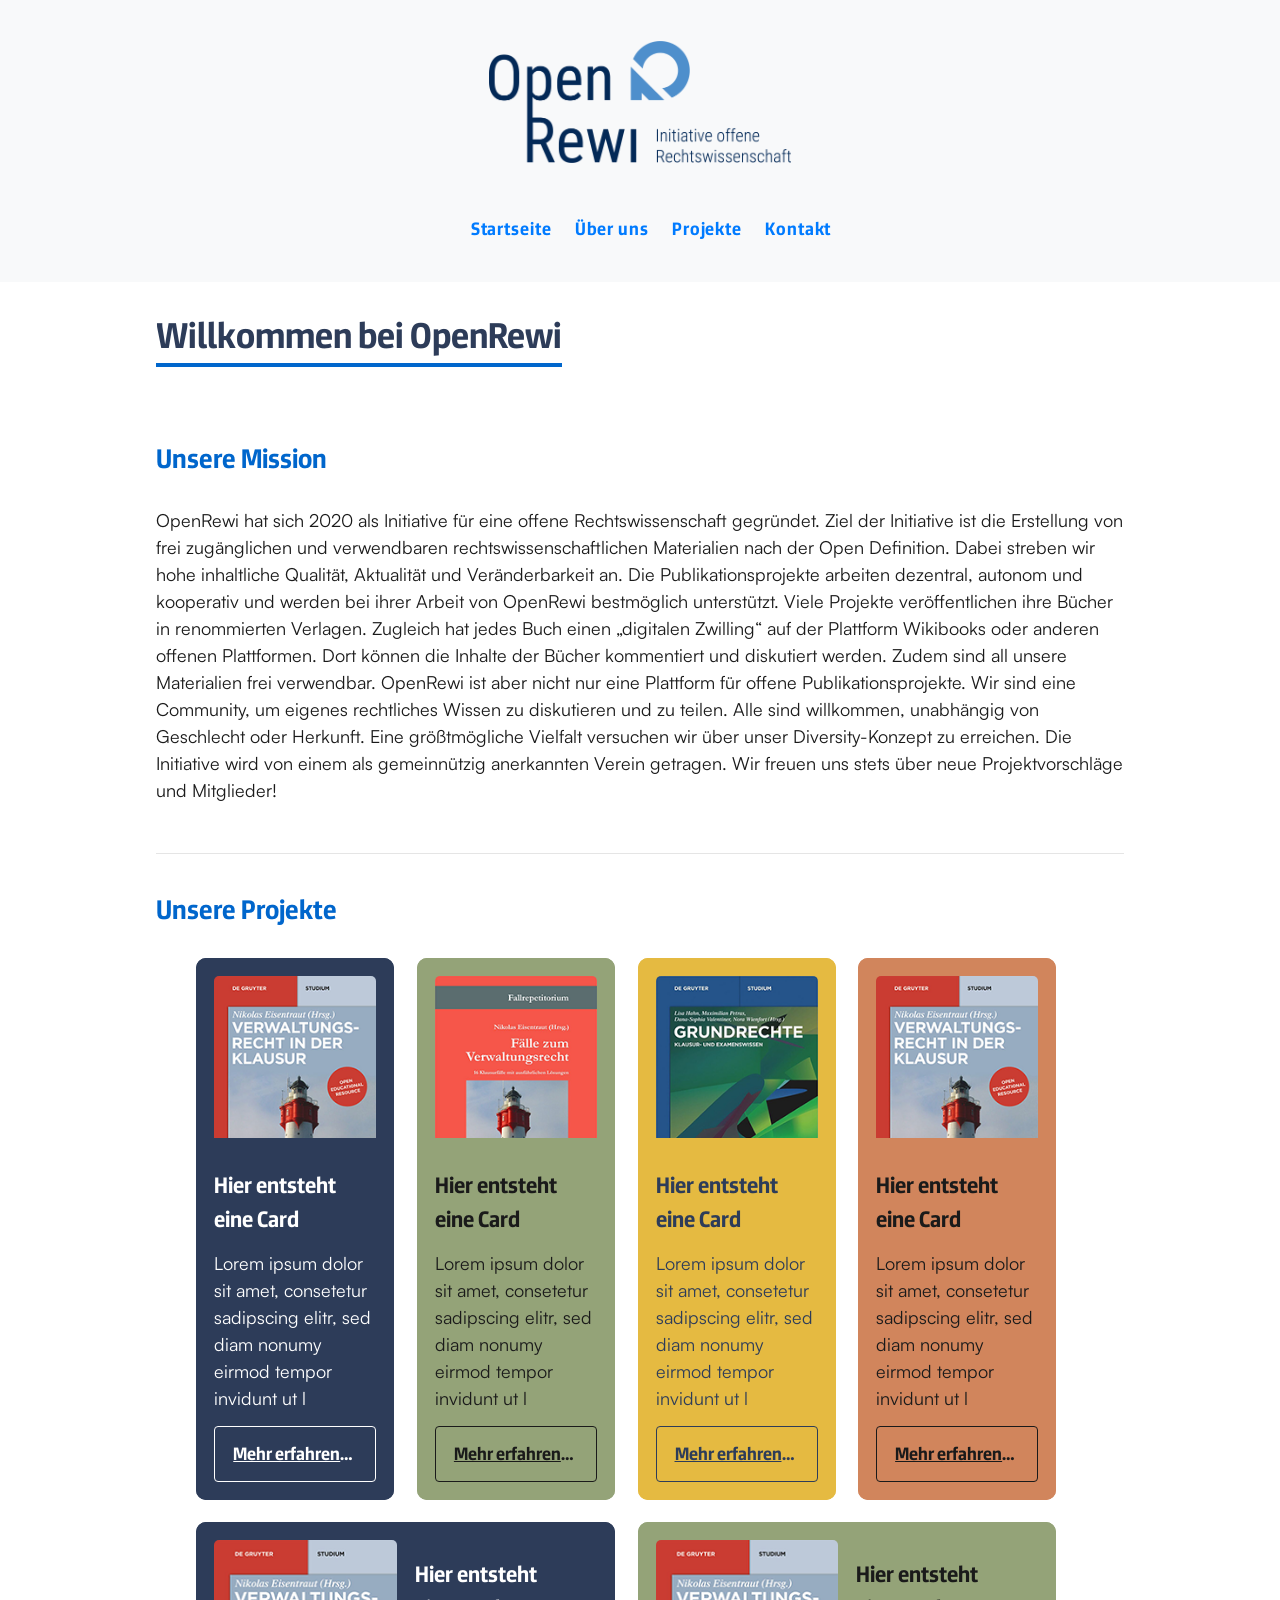
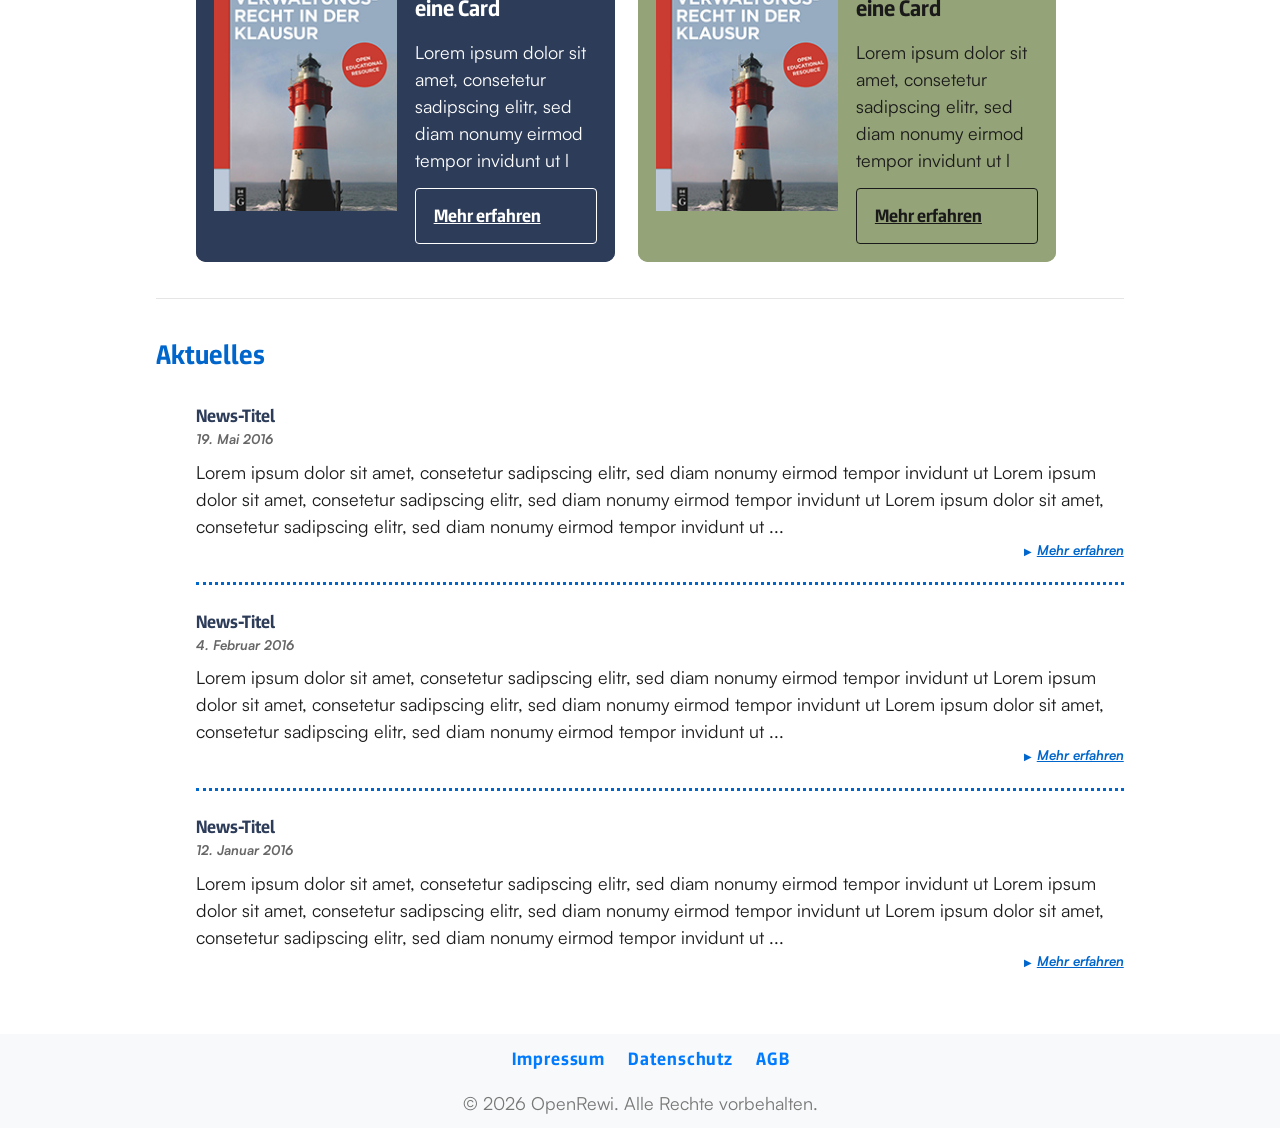
<file: index.html>
<!doctype html>
<!-- Language of the document -->
<html lang="de">
  <head>
    <!-- Character encoding for the document -->
    <meta charset="UTF-8" />

    <!-- Responsive design meta tag -->
    <meta name="viewport" content="width=device-width, initial-scale=1.0" />

    <!-- Hide page from search engines -->
    <meta name="robots" content="noindex, nofollow" />

    <!-- Meta tags for SEO -->
    <title>Open Rewi | Startseite</title>
    <meta
      name="description"
      content="Wir erstellen gemeinsam frei zugängliche hochwertige, aktuelle und veränderbare rechtswissenschaftliche Lehrmaterialien."
    />

    <!-- Social Media Meta Tags -->
    <meta
      property="og:title"
      content="OpenRewi – Initiative offene Rechtswissenschaft"
    />
    <meta
      property="og:description"
      content="Wir erstellen gemeinsam frei zugängliche hochwertige, aktuelle und veränderbare rechtswissenschaftliche Lehrmaterialien."
    />
    <meta
      property="og:image"
      content="https://openrewi.org/wp-content/uploads/2022/10/product_pages-1.jpg"
    />

    <!-- Favicon -->
    <link
      rel="icon"
      href="https://openrewi.org/wp-content/uploads/2025/07/cropped-OpenRewi-Logo_Favicon-32x32.png"
      sizes="32x32"
    />

    <!-- Stylesheets -->
    <link
      rel="stylesheet"
      href="https://meyerweb.com/eric/tools/css/reset/reset.css"
    />
    <link rel="stylesheet" href="/src/css/reset.css" />
    <link rel="stylesheet" href="/src/css/variables.css" />
    <link rel="stylesheet" href="/src/css/style.css" />
    <link rel="stylesheet" href="/src/css/layout.css" />
    <link rel="stylesheet" href="/src/css/grid.css" />
    <link rel="stylesheet" href="/src/css/typography.css" />
    <link rel="stylesheet" href="/src/css/theme.css" />
    <link rel="stylesheet" href="/src/css/card.css" />
    <link rel="stylesheet" href="/src/css/news.css" />
  </head>
  <body>
    <header class="or-header">
      <img
        src="/src/img/OpenRewi-Logo.png"
        alt="OpenRewi Logo"
        class="or-logo"
      />
      <nav class="or-nav" aria-label="Haupt-Navigation">
        <ul class="or-nav-list">
          <li class="or-nav-item"><a href="#">Startseite</a></li>
          <li class="or-nav-item"><a href="#">Über uns</a></li>
          <li class="or-nav-item"><a href="/projects.html">Projekte</a></li>
          <li class="or-nav-item"><a href="#">Kontakt</a></li>
        </ul>
      </nav>
    </header>
    <div class="or-template">
      <main class="or-main">
        <h1 class="or-main__title">Willkommen bei OpenRewi</h1>
        <section class="or-section" aria-label="Unsere Mission">
          <h2 class="or-section__title">Unsere Mission</h2>
          <div class="or-richtext">
            <p>
              OpenRewi hat sich 2020 als Initiative für eine offene
              Rechtswissenschaft gegründet. Ziel der Initiative ist die
              Erstellung von frei zugänglichen und verwendbaren
              rechtswissenschaftlichen Materialien nach der Open Definition.
              Dabei streben wir hohe inhaltliche Qualität, Aktualität und
              Veränderbarkeit an. Die Publikationsprojekte arbeiten dezentral,
              autonom und kooperativ und werden bei ihrer Arbeit von OpenRewi
              bestmöglich unterstützt. Viele Projekte veröffentlichen ihre
              Bücher in renommierten Verlagen. Zugleich hat jedes Buch einen
              „digitalen Zwilling“ auf der Plattform Wikibooks oder anderen
              offenen Plattformen. Dort können die Inhalte der Bücher
              kommentiert und diskutiert werden. Zudem sind all unsere
              Materialien frei verwendbar. OpenRewi ist aber nicht nur eine
              Plattform für offene Publikationsprojekte. Wir sind eine
              Community, um eigenes rechtliches Wissen zu diskutieren und zu
              teilen. Alle sind willkommen, unabhängig von Geschlecht oder
              Herkunft. Eine größtmögliche Vielfalt versuchen wir über unser
              Diversity-Konzept zu erreichen. Die Initiative wird von einem als
              gemeinnützig anerkannten Verein getragen. Wir freuen uns stets
              über neue Projektvorschläge und Mitglieder!
            </p>
          </div>
        </section>
        <section class="or-section" aria-label="Unsere Projekte">
          <h2 class="or-section__title">Unsere Projekte</h2>
          <ul class="or-grid__container">
            <li
              class="or-card or-grid__item or-grid__item--1"
              data-theme="primary"
            >
              <picture class="or-card__picture">
                <source
                  media="(min-width:769px)"
                  srcset="/src/img/product-1-186.png"
                />
                <source
                  media="(min-width:481px)"
                  srcset="/src/img/product-1-320.png"
                />
                <img
                  src="/src/img/product-1-406.png"
                  class="or-card__img"
                  alt=""
                />
              </picture>
              <h3 class="or-card__title">Hier entsteht eine Card</h3>
              <p class="or-card__desc">
                Lorem ipsum dolor sit amet, consetetur sadipscing elitr, sed
                diam nonumy eirmod tempor invidunt ut l
              </p>
              <a href="#" class="or-card__link">Mehr erfahren</a>
            </li>
            <li
              class="or-card or-grid__item or-grid__item--1"
              data-theme="secondary"
            >
              <picture class="or-card__picture">
                <source
                  media="(min-width:769px)"
                  srcset="/src/img/product-2-186.png"
                />
                <source
                  media="(min-width:481px)"
                  srcset="/src/img/product-2-320.png"
                />
                <img
                  src="/src/img/product-2-406.png"
                  class="or-card__img"
                  alt=""
                />
              </picture>
              <h3 class="or-card__title">Hier entsteht eine Card</h3>
              <p class="or-card__desc">
                Lorem ipsum dolor sit amet, consetetur sadipscing elitr, sed
                diam nonumy eirmod tempor invidunt ut l
              </p>
              <a href="#" class="or-card__link">Mehr erfahren</a>
            </li>
            <li
              class="or-card or-grid__item or-grid__item--1"
              data-theme="tertiary"
            >
              <picture class="or-card__picture">
                <source
                  media="(min-width:769px)"
                  srcset="/src/img/product-3-186.png"
                />
                <source
                  media="(min-width:481px)"
                  srcset="/src/img/product-3-320.png"
                />
                <img
                  src="/src/img/product-3-406.png"
                  class="or-card__img"
                  alt=""
                />
              </picture>
              <h3 class="or-card__title">Hier entsteht eine Card</h3>
              <p class="or-card__desc">
                Lorem ipsum dolor sit amet, consetetur sadipscing elitr, sed
                diam nonumy eirmod tempor invidunt ut l
              </p>
              <a href="#" class="or-card__link">Mehr erfahren</a>
            </li>
            <li
              class="or-card or-grid__item or-grid__item--1"
              data-theme="quaternary"
            >
              <picture class="or-card__picture">
                <source
                  media="(min-width:769px)"
                  srcset="/src/img/product-1-186.png"
                />
                <source
                  media="(min-width:481px)"
                  srcset="/src/img/product-1-320.png"
                />
                <img
                  src="/src/img/product-1-406.png"
                  class="or-card__img"
                  alt=""
                />
              </picture>
              <h3 class="or-card__title">Hier entsteht eine Card</h3>
              <p class="or-card__desc">
                Lorem ipsum dolor sit amet, consetetur sadipscing elitr, sed
                diam nonumy eirmod tempor invidunt ut l
              </p>
              <a href="#" class="or-card__link">Mehr erfahren</a>
            </li>
            <li
              class="or-card or-grid__item or-grid__item--2"
              data-theme="primary"
            >
              <picture class="or-card__picture">
                <source
                  media="(min-width:769px)"
                  srcset="/src/img/product-1-186.png"
                />
                <source
                  media="(min-width:481px)"
                  srcset="/src/img/product-1-320.png"
                />
                <img
                  src="/src/img/product-1-406.png"
                  class="or-card__img"
                  alt=""
                />
              </picture>
              <h3 class="or-card__title">Hier entsteht eine Card</h3>
              <p class="or-card__desc">
                Lorem ipsum dolor sit amet, consetetur sadipscing elitr, sed
                diam nonumy eirmod tempor invidunt ut l
              </p>
              <a href="#" class="or-card__link">Mehr erfahren</a>
            </li>
            <li
              class="or-card or-grid__item or-grid__item--2"
              data-theme="secondary"
            >
              <picture class="or-card__picture">
                <source
                  media="(min-width:769px)"
                  srcset="/src/img/product-1-186.png"
                />
                <source
                  media="(min-width:481px)"
                  srcset="/src/img/product-1-320.png"
                />
                <img
                  src="/src/img/product-1-406.png"
                  class="or-card__img"
                  alt=""
                />
              </picture>
              <h3 class="or-card__title">Hier entsteht eine Card</h3>
              <p class="or-card__desc">
                Lorem ipsum dolor sit amet, consetetur sadipscing elitr, sed
                diam nonumy eirmod tempor invidunt ut l
              </p>
              <a href="#" class="or-card__link">Mehr erfahren</a>
            </li>
          </ul>
        </section>
        <section class="or-section" aria-label="Aktuelles">
          <h2 class="or-section__title">Aktuelles</h2>
          <ul>
            <li class="or-news">
              <h3 class="or-news__title">News-Titel</h3>
              <time datetime="2026-05-19" class="or-news__date"
                >19. Mai 2016</time
              >
              <p class="or-news__desc">
                Lorem ipsum dolor sit amet, consetetur sadipscing elitr, sed
                diam nonumy eirmod tempor invidunt ut Lorem ipsum dolor sit
                amet, consetetur sadipscing elitr, sed diam nonumy eirmod tempor
                invidunt ut Lorem ipsum dolor sit amet, consetetur sadipscing
                elitr, sed diam nonumy eirmod tempor invidunt ut ...
              </p>
              <a href="#" class="or-news__link">Mehr erfahren</a>
            </li>
            <li class="or-news">
              <h3 class="or-news__title">News-Titel</h3>
              <time datetime="2026-02-04" class="or-news__date"
                >4. Februar 2016</time
              >
              <p class="or-news__desc">
                Lorem ipsum dolor sit amet, consetetur sadipscing elitr, sed
                diam nonumy eirmod tempor invidunt ut Lorem ipsum dolor sit
                amet, consetetur sadipscing elitr, sed diam nonumy eirmod tempor
                invidunt ut Lorem ipsum dolor sit amet, consetetur sadipscing
                elitr, sed diam nonumy eirmod tempor invidunt ut ...
              </p>
              <a href="#" class="or-news__link">Mehr erfahren</a>
            </li>
            <li class="or-news">
              <h3 class="or-news__title">News-Titel</h3>
              <time datetime="2026-01-12" class="or-news__date"
                >12. Januar 2016</time
              >
              <p class="or-news__desc">
                Lorem ipsum dolor sit amet, consetetur sadipscing elitr, sed
                diam nonumy eirmod tempor invidunt ut Lorem ipsum dolor sit
                amet, consetetur sadipscing elitr, sed diam nonumy eirmod tempor
                invidunt ut Lorem ipsum dolor sit amet, consetetur sadipscing
                elitr, sed diam nonumy eirmod tempor invidunt ut ...
              </p>
              <a href="#" class="or-news__link">Mehr erfahren</a>
            </li>
          </ul>
        </section>
      </main>
    </div>
    <footer class="or-footer">
      <nav class="or-footer-nav" aria-label="Footer-Navigation">
        <ul class="or-nav-list">
          <li class="or-nav-item"><a href="/impressum.html">Impressum</a></li>
          <li class="or-nav-item"><a href="#">Datenschutz</a></li>
          <li class="or-nav-item"><a href="#">AGB</a></li>
        </ul>
      </nav>
      <p>&copy; 2026 OpenRewi. Alle Rechte vorbehalten.</p>
    </footer>
  </body>
</html>
</file>
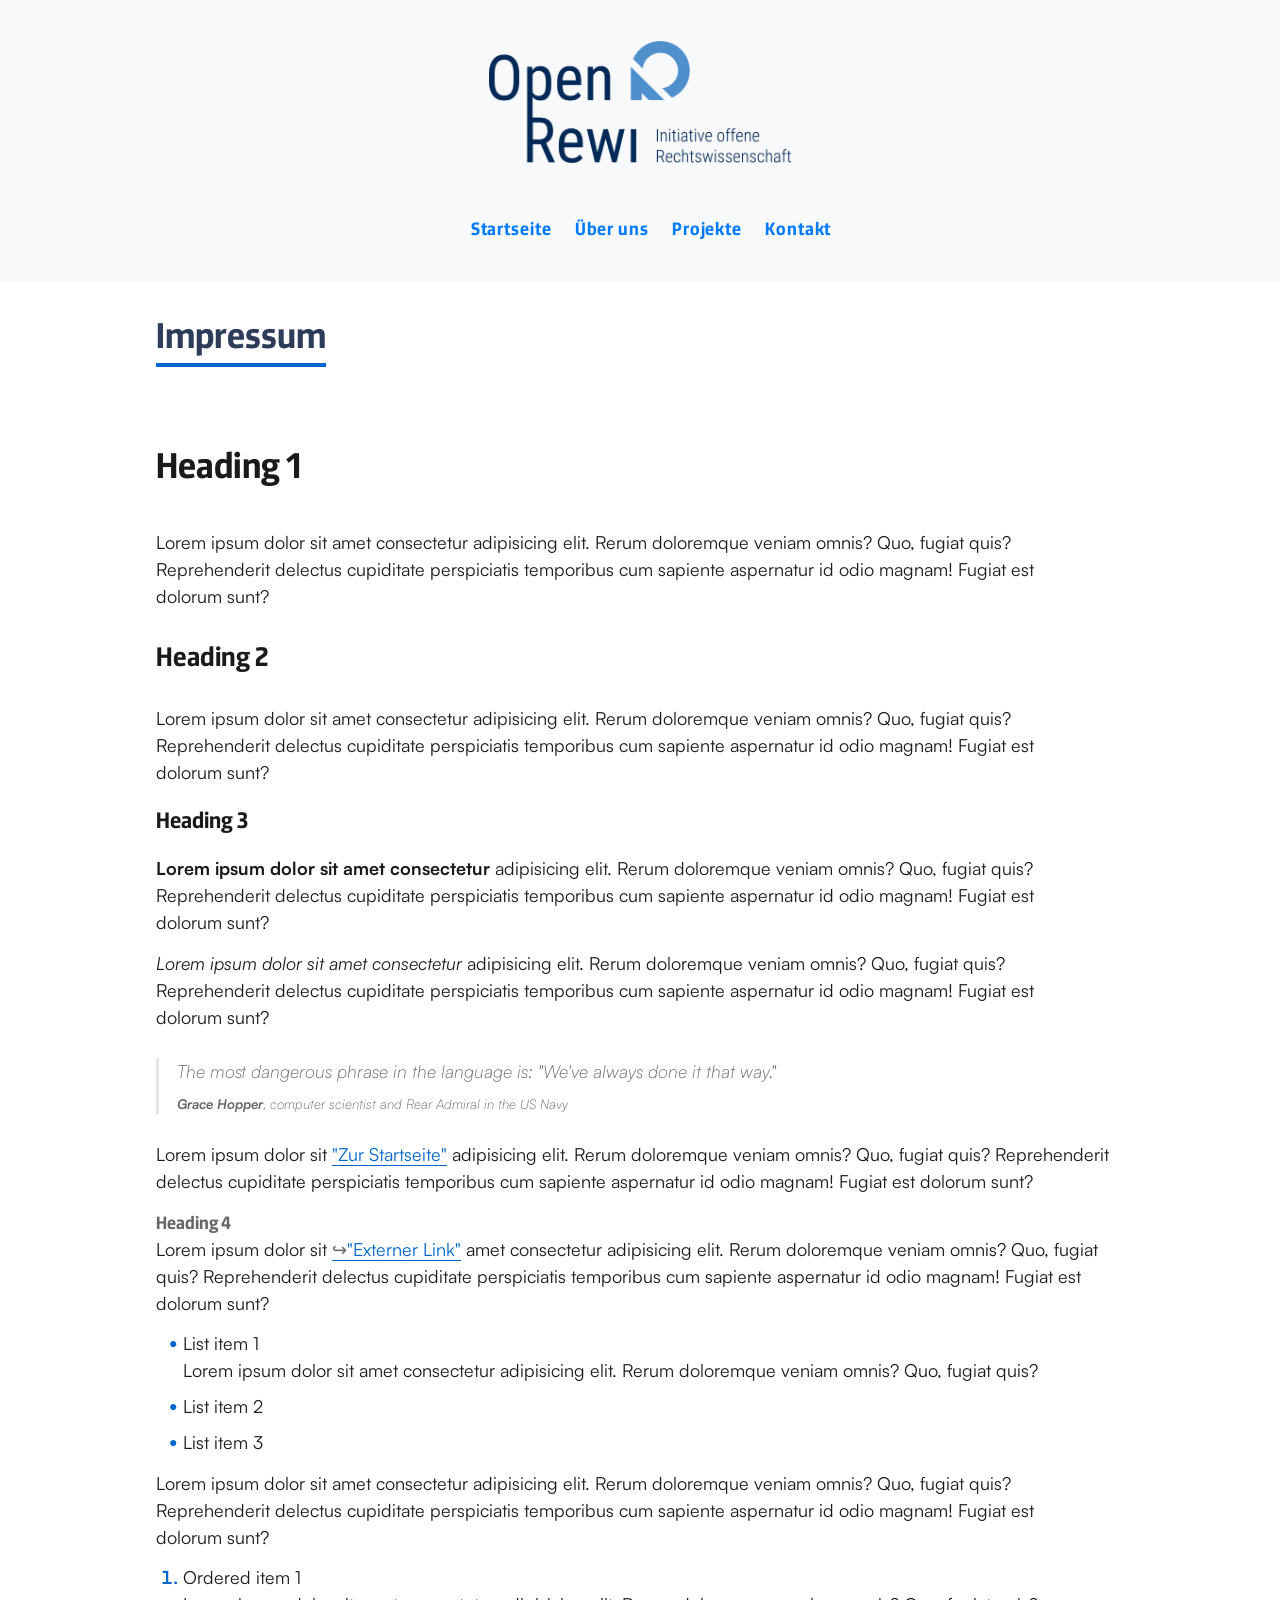
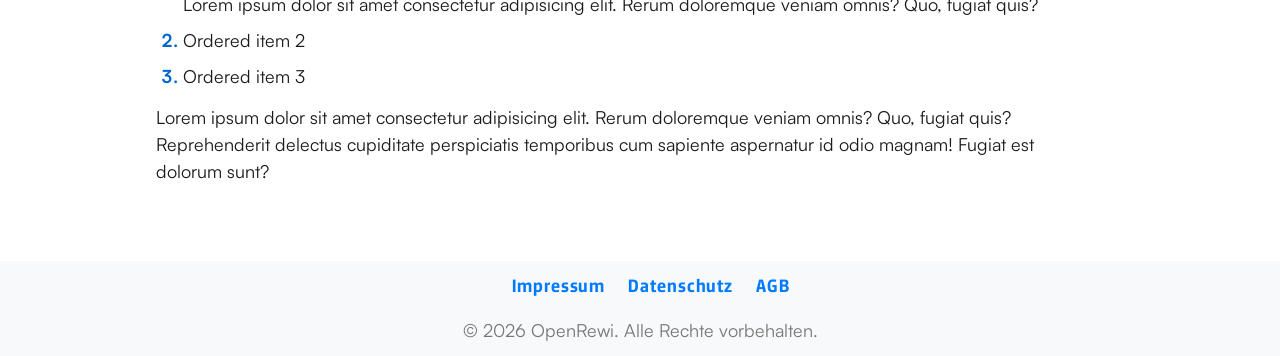
<file: impressum.html>
<!doctype html>
<!-- Language of the document -->
<html lang="de">
  <head>
    <!-- Character encoding for the document -->
    <meta charset="UTF-8" />

    <!-- Responsive design meta tag -->
    <meta name="viewport" content="width=device-width, initial-scale=1.0" />

    <!-- Hide page from search engines -->
    <meta name="robots" content="noindex, nofollow" />

    <!-- Meta tags for SEO -->
    <title>Open Rewi | Impressum</title>
    <meta
      name="description"
      content="Wir erstellen gemeinsam frei zugängliche hochwertige, aktuelle und veränderbare rechtswissenschaftliche Lehrmaterialien."
    />

    <!-- Social Media Meta Tags -->
    <meta
      property="og:title"
      content="OpenRewi – Initiative offene Rechtswissenschaft"
    />
    <meta
      property="og:description"
      content="Wir erstellen gemeinsam frei zugängliche hochwertige, aktuelle und veränderbare rechtswissenschaftliche Lehrmaterialien."
    />
    <meta
      property="og:image"
      content="https://openrewi.org/wp-content/uploads/2022/10/product_pages-1.jpg"
    />

    <!-- Favicon -->
    <link
      rel="icon"
      href="https://openrewi.org/wp-content/uploads/2025/07/cropped-OpenRewi-Logo_Favicon-32x32.png"
      sizes="32x32"
    />

    <!-- Stylesheets -->
    <link
      rel="stylesheet"
      href="https://meyerweb.com/eric/tools/css/reset/reset.css"
    />
    <link rel="stylesheet" href="/src/css/reset.css" />
    <link rel="stylesheet" href="/src/css/variables.css" />
    <link rel="stylesheet" href="/src/css/typography.css" />
    <link rel="stylesheet" href="/src/css/layout.css" />
    <link rel="stylesheet" href="/src/css/grid.css" />
    <link rel="stylesheet" href="/src/css/style.css" />
    <link rel="stylesheet" href="/src/css/theme.css" />
    <link rel="stylesheet" href="/src/css/card.css" />
    <link rel="stylesheet" href="/src/css/news.css" />
  </head>
  <body>
    <header class="or-header">
      <a href="index.html" class="or-logo">
        <img src="/src/img/OpenRewi-Logo.png" alt="OpenRewi Logo" />
      </a>
      <nav class="or-nav" aria-label="Haupt-Navigation">
        <ul class="or-nav-list">
          <li class="or-nav-item"><a href="/index.html">Startseite</a></li>
          <li class="or-nav-item"><a href="#">Über uns</a></li>
          <li class="or-nav-item"><a href="/projects.html">Projekte</a></li>
          <li class="or-nav-item"><a href="#">Kontakt</a></li>
        </ul>
      </nav>
    </header>
    <div class="or-template">
      <main class="or-main">
        <h1 class="or-main__title">Impressum</h1>
        <section class="or-section" aria-label="Impressum">
          <div class="or-richtext">
            <h1>Heading 1</h1>
            <p>
              Lorem ipsum dolor sit amet consectetur adipisicing elit. Rerum
              doloremque veniam omnis? Quo, fugiat quis? Reprehenderit delectus
              cupiditate perspiciatis temporibus cum sapiente aspernatur id odio
              magnam! Fugiat est dolorum sunt?
            </p>
            <h2>Heading 2</h2>
            <p>
              Lorem ipsum dolor sit amet consectetur adipisicing elit. Rerum
              doloremque veniam omnis? Quo, fugiat quis? Reprehenderit delectus
              cupiditate perspiciatis temporibus cum sapiente aspernatur id odio
              magnam! Fugiat est dolorum sunt?
            </p>
            <h3>Heading 3</h3>
            <p>
              <strong>Lorem ipsum dolor sit amet consectetur</strong>
              adipisicing elit. Rerum doloremque veniam omnis? Quo, fugiat quis?
              Reprehenderit delectus cupiditate perspiciatis temporibus cum
              sapiente aspernatur id odio magnam! Fugiat est dolorum sunt?
            </p>
            <p>
              <em>Lorem ipsum dolor sit amet consectetur</em> adipisicing elit.
              Rerum doloremque veniam omnis? Quo, fugiat quis? Reprehenderit
              delectus cupiditate perspiciatis temporibus cum sapiente
              aspernatur id odio magnam! Fugiat est dolorum sunt?
            </p>
            <blockquote>
              <p>
                The most dangerous phrase in the language is: "We've always done
                it that way."
              </p>
              <small
                ><strong>Grace Hopper</strong>, computer scientist and Rear
                Admiral in the US Navy</small
              >
            </blockquote>
            <p>
              Lorem ipsum dolor sit
              <a href="index.html" target="_self">"Zur Startseite"</a>
              adipisicing elit. Rerum doloremque veniam omnis? Quo, fugiat quis?
              Reprehenderit delectus cupiditate perspiciatis temporibus cum
              sapiente aspernatur id odio magnam! Fugiat est dolorum sunt?
            </p>
            <h4>Heading 4</h4>
            <p>
              Lorem ipsum dolor sit
              <a href="index.html" target="_blank">"Externer Link"</a> amet
              consectetur adipisicing elit. Rerum doloremque veniam omnis? Quo,
              fugiat quis? Reprehenderit delectus cupiditate perspiciatis
              temporibus cum sapiente aspernatur id odio magnam! Fugiat est
              dolorum sunt?
            </p>
            <ul>
              <li>
                List item 1<br />Lorem ipsum dolor sit amet consectetur
                adipisicing elit. Rerum doloremque veniam omnis? Quo, fugiat
                quis?
              </li>
              <li>List item 2</li>
              <li>List item 3</li>
            </ul>
            <p>
              Lorem ipsum dolor sit amet consectetur adipisicing elit. Rerum
              doloremque veniam omnis? Quo, fugiat quis? Reprehenderit delectus
              cupiditate perspiciatis temporibus cum sapiente aspernatur id odio
              magnam! Fugiat est dolorum sunt?
            </p>
            <ol>
              <li>
                Ordered item 1<br />Lorem ipsum dolor sit amet consectetur
                adipisicing elit. Rerum doloremque veniam omnis? Quo, fugiat
                quis?
              </li>
              <li>Ordered item 2</li>
              <li>Ordered item 3</li>
            </ol>
            <p>
              Lorem ipsum dolor sit amet consectetur adipisicing elit. Rerum
              doloremque veniam omnis? Quo, fugiat quis? Reprehenderit delectus
              cupiditate perspiciatis temporibus cum sapiente aspernatur id odio
              magnam! Fugiat est dolorum sunt?
            </p>
          </div>
        </section>
      </main>
    </div>
    <footer class="or-footer">
      <nav class="or-footer-nav" aria-label="Footer-Navigation">
        <ul class="or-nav-list">
          <li class="or-nav-item"><a href="#">Impressum</a></li>
          <li class="or-nav-item"><a href="#">Datenschutz</a></li>
          <li class="or-nav-item"><a href="#">AGB</a></li>
        </ul>
      </nav>
      <p>&copy; 2026 OpenRewi. Alle Rechte vorbehalten.</p>
    </footer>
  </body>
</html>
</file>
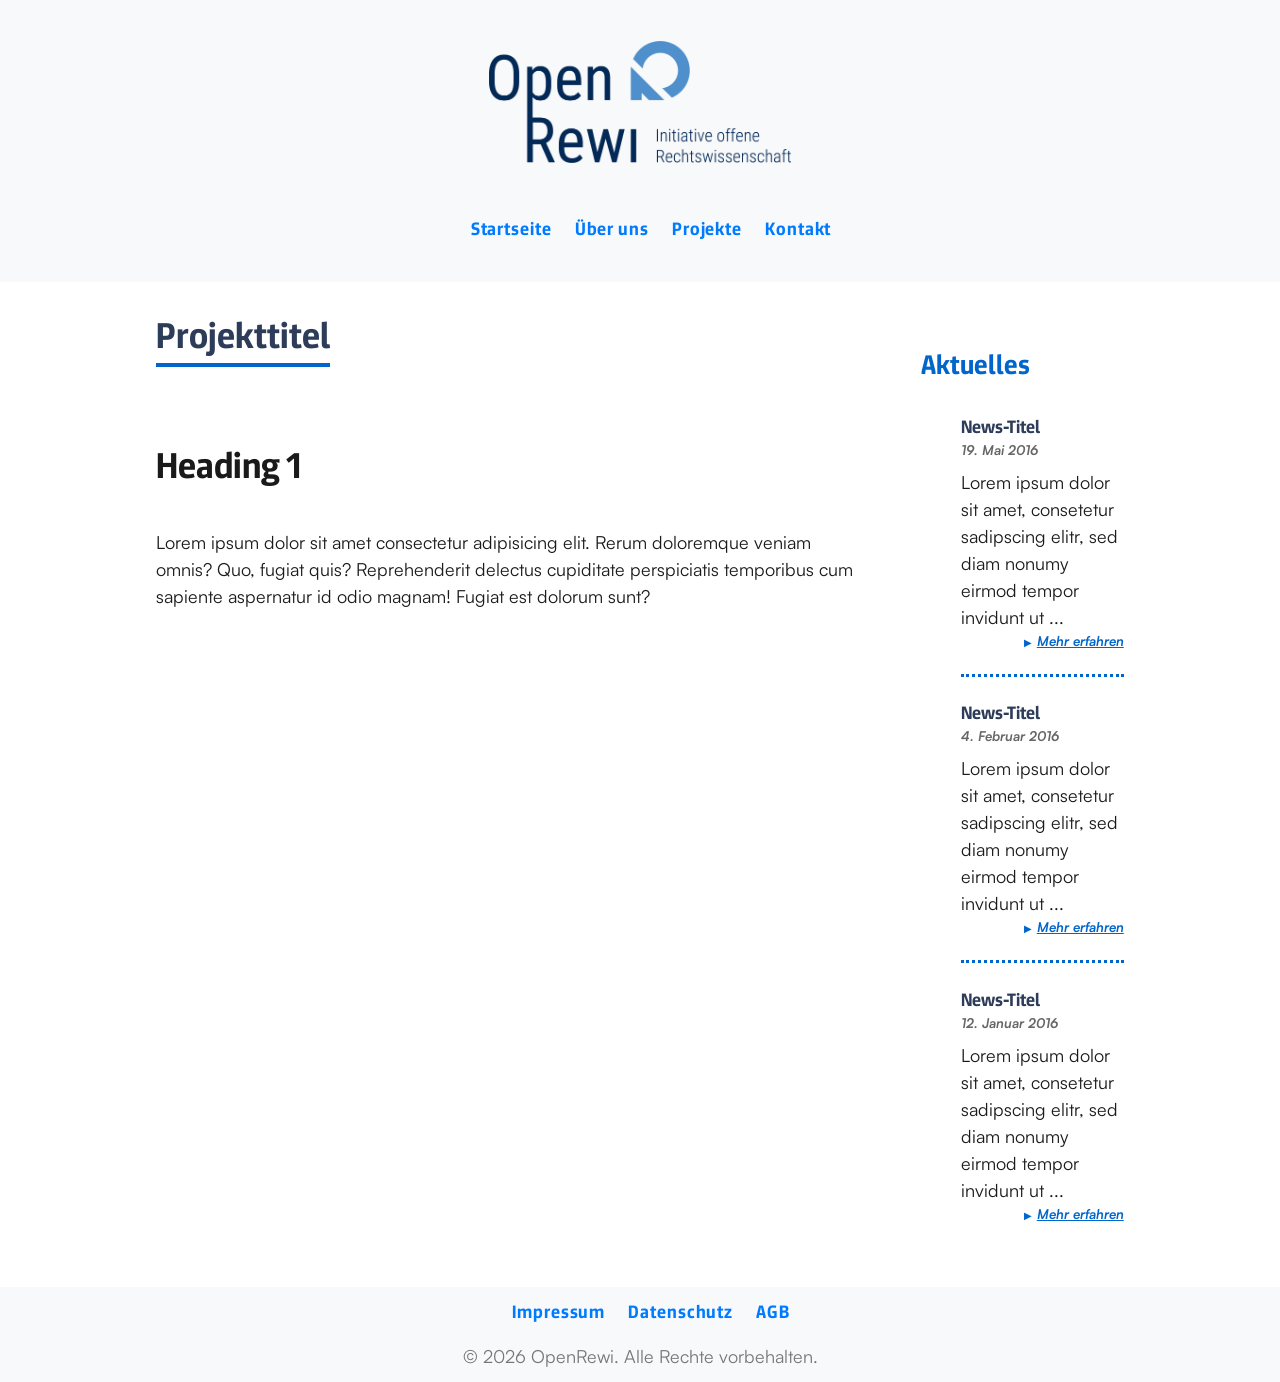
<file: projects.html>
<!doctype html>
<!-- Language of the document -->
<html lang="de">
  <head>
    <!-- Character encoding for the document -->
    <meta charset="UTF-8" />

    <!-- Responsive design meta tag -->
    <meta name="viewport" content="width=device-width, initial-scale=1.0" />

    <!-- Hide page from search engines -->
    <meta name="robots" content="noindex, nofollow" />

    <!-- Meta tags for SEO -->
    <title>Open Rewi | Projekt</title>
    <meta
      name="description"
      content="Wir erstellen gemeinsam frei zugängliche hochwertige, aktuelle und veränderbare rechtswissenschaftliche Lehrmaterialien."
    />

    <!-- Social Media Meta Tags -->
    <meta
      property="og:title"
      content="OpenRewi – Initiative offene Rechtswissenschaft"
    />
    <meta
      property="og:description"
      content="Wir erstellen gemeinsam frei zugängliche hochwertige, aktuelle und veränderbare rechtswissenschaftliche Lehrmaterialien."
    />
    <meta
      property="og:image"
      content="https://openrewi.org/wp-content/uploads/2022/10/product_pages-1.jpg"
    />

    <!-- Favicon -->
    <link
      rel="icon"
      href="https://openrewi.org/wp-content/uploads/2025/07/cropped-OpenRewi-Logo_Favicon-32x32.png"
      sizes="32x32"
    />

    <!-- Stylesheets -->
    <link
      rel="stylesheet"
      href="https://meyerweb.com/eric/tools/css/reset/reset.css"
    />
    <link rel="stylesheet" href="/src/css/reset.css" />
    <link rel="stylesheet" href="/src/css/variables.css" />
    <link rel="stylesheet" href="/src/css/typography.css" />
    <link rel="stylesheet" href="/src/css/layout.css" />
    <link rel="stylesheet" href="/src/css/grid.css" />
    <link rel="stylesheet" href="/src/css/style.css" />
    <link rel="stylesheet" href="/src/css/theme.css" />
    <link rel="stylesheet" href="/src/css/card.css" />
    <link rel="stylesheet" href="/src/css/news.css" />
  </head>
  <body>
    <header class="or-header">
      <a href="index.html" class="or-logo">
        <img src="/src/img/OpenRewi-Logo.png" alt="OpenRewi Logo" />
      </a>
      <nav class="or-nav" aria-label="Haupt-Navigation">
        <ul class="or-nav-list">
          <li class="or-nav-item"><a href="index.html">Startseite</a></li>
          <li class="or-nav-item"><a href="#">Über uns</a></li>
          <li class="or-nav-item"><a href="#">Projekte</a></li>
          <li class="or-nav-item"><a href="#">Kontakt</a></li>
        </ul>
      </nav>
    </header>
    <div class="or-template or-template--aside">
      <main class="or-main">
        <h1 class="or-main__title">Projekttitel</h1>
        <section class="or-section" aria-label="Projekttitel">
          <div class="or-richtext">
            <h1>Heading 1</h1>
            <p>
              Lorem ipsum dolor sit amet consectetur adipisicing elit. Rerum
              doloremque veniam omnis? Quo, fugiat quis? Reprehenderit delectus
              cupiditate perspiciatis temporibus cum sapiente aspernatur id odio
              magnam! Fugiat est dolorum sunt?
            </p>
          </div>
        </section>
      </main>
      <aside class="or-aside">
        <section class="or-section" aria-label="Aktuelles">
          <h2 class="or-section__title">Aktuelles</h2>
          <ul>
            <li class="or-news">
              <h3 class="or-news__title">News-Titel</h3>
              <time datetime="2026-05-19" class="or-news__date"
                >19. Mai 2016</time
              >
              <p class="or-news__desc">
                Lorem ipsum dolor sit amet, consetetur sadipscing elitr, sed
                diam nonumy eirmod tempor invidunt ut ...
              </p>
              <a href="#" class="or-news__link">Mehr erfahren</a>
            </li>
            <li class="or-news">
              <h3 class="or-news__title">News-Titel</h3>
              <time datetime="2026-02-04" class="or-news__date"
                >4. Februar 2016</time
              >
              <p class="or-news__desc">
                Lorem ipsum dolor sit amet, consetetur sadipscing elitr, sed
                diam nonumy eirmod tempor invidunt ut ...
              </p>
              <a href="#" class="or-news__link">Mehr erfahren</a>
            </li>
            <li class="or-news">
              <h3 class="or-news__title">News-Titel</h3>
              <time datetime="2026-01-12" class="or-news__date"
                >12. Januar 2016</time
              >
              <p class="or-news__desc">
                Lorem ipsum dolor sit amet, consetetur sadipscing elitr, sed
                diam nonumy eirmod tempor invidunt ut ...
              </p>
              <a href="#" class="or-news__link">Mehr erfahren</a>
            </li>
          </ul>
        </section>
      </aside>
    </div>
    <footer class="or-footer">
      <nav class="or-footer-nav" aria-label="Footer-Navigation">
        <ul class="or-nav-list">
          <li class="or-nav-item"><a href="impressum.html">Impressum</a></li>
          <li class="or-nav-item"><a href="#">Datenschutz</a></li>
          <li class="or-nav-item"><a href="#">AGB</a></li>
        </ul>
      </nav>
      <p>&copy; 2026 OpenRewi. Alle Rechte vorbehalten.</p>
    </footer>
  </body>
</html>
</file>
<file: src/css/variables.css>
:root {
  /* =========================
    TYPOGRAPHY
========================= */
  /* Fonts */
  --font-regular:
    SatoshiRegular, Avenir, Montserrat, Corbel, "URW Gothic", source-sans-pro,
    sans-serif;
  --font-italic:
    SatoshiItalic, Avenir, Montserrat, Corbel, "URW Gothic", source-sans-pro,
    sans-serif;
  --font-light-italic:
    SatoshiLightItalic, Avenir, Montserrat, Corbel, "URW Gothic",
    source-sans-pro, sans-serif;
  --font-bold:
    SatoshiBold, Avenir, Montserrat, Corbel, "URW Gothic", source-sans-pro,
    sans-serif;
  --font-bold-italic:
    SatoshiBoldItalic, Avenir, Montserrat, Corbel, "URW Gothic",
    source-sans-pro, sans-serif;
  --font-cond-bold: ExposeBold, "Times New Roman", serif;

  /* Font Sizes (modular scale) */
  --font-xs: 0.5rem; /* 8px */
  --font-s: 0.75rem; /* 12px */
  --font-m: 1rem; /* 16px */
  --font-l: 1.25rem; /* 20px */
  --font-xl: 1.5rem; /* 24px */
  --font-xxl: 2rem; /* 32px */

  /* =========================
    SPACES
========================= */
  --space-xxs: 0.25rem; /* 4px */
  --space-xs: 0.5rem; /* 8px */
  --space-s: 0.75rem; /* 12px */
  --space-m: 1rem; /* 16px */
  --space-l: 1.25rem; /* 20px */
  --space-xl: 1.5rem; /* 24px */
  --space-xxl: 2rem; /* 32px */

  /* =========================
    COLORS
========================= */
  --color-black: #1a1a1a;
  --color-white: #ffffff;
  --color-accent: #0066cc;
  --color-muted: #666;
  --color-grey: #e5e5e5;
  --color-blue: #2d3c59;
  --color-green: #94a378;
  --color-yellow: #e5ba41;
  --color-terra: #d1855c;

  /* Theme colors */
  --color-bg: var(--color-grey);
  --color-text: var(--color-black);
  --color-border: var(--color-grey);

  /* =========================
    GRID
========================= */
  /* Breakpoints */
  --breakpoint-xs: 480px;
  --breakpoint-s: 768px;
  --breakpoint-m: 1024px;
  --breakpoint-l: 1200px;

  /* Module container grid */
  --grid-span: 1;
  --grid-gap: var(--space-l);
}
</file>
<file: src/css/style.css>
*:focus {
  outline: 2px solid var(--color-text);
  outline-offset: 2px;
}

.or-header {
  background-color: #f8f9fa;
  padding: calc(20 / 16 * 1rem);
  text-align: center;
}

.or-logo {
  display: inline-block;
  width: 100%;
  max-width: calc(300 / 16 * 1rem);
  height: auto;
  margin-bottom: var(--space-xl);
  padding: var(--space-m);
}

.or-nav-item {
  display: inline-block;
  margin: 0 1rem 1rem 0;

  a {
    color: #007bff;
    font-family: var(--font-cond-bold);
    letter-spacing: 0.05em;
    text-decoration: none;
    border-bottom: 2px solid transparent;
    transition: border-color 0.3s ease;
  }

  a:hover,
  a:focus {
    border-color: currentColor;
  }
}

.or-main__title {
  display: inline-block;
  color: var(--color-blue);
  border-bottom: 4px solid var(--color-accent);
}

.or-footer {
  background-color: #f8f9fa;
  padding: calc(10 / 16 * 1rem);
  text-align: center;
  color: #777;
}
</file>
<file: src/css/layout.css>
/* =========================
   PAGE LAYOUT
========================= */
.or-template,
.or-template--aside {
  max-width: calc(900 / 16 * 1rem);
  margin: 0 auto;
  display: grid;
  grid-template-columns: 1fr;
  gap: var(--grid-gap);

  .or-main,
  .or-aside {
    grid-column: 1 / 1;
    margin: var(--space-xl) 0;
    padding: 0 var(--space-l);
  }
}

@media (min-width: 1025px) {
  .or-template--aside {
    display: grid;
    grid-template-columns: 3fr 1fr;

    .or-main {
      grid-column: 1 / 2;
    }

    .or-aside {
      grid-column: 2 / 3;
    }
  }
}

.or-aside h2:first-of-type {
  margin-top: 0;
}

/* =========================
   SECTION
========================= */
.or-section {
  padding: var(--space-xxl) 0;
  border-bottom: 1px solid var(--color-border);
}

.or-section:last-child {
  border-bottom: 0;
}

.or-section__title {
  margin-top: 0;
  color: var(--color-accent);
}
</file>
<file: src/css/grid.css>
.or-grid__container {
  max-width: 900px;
  display: grid;
  grid-template-columns: repeat(1, 1fr);
  grid-auto-rows: minmax(200px, auto);
  gap: var(--space-l);
}

.or-grid__item {
  grid-column: auto / span var(--grid-span);
}

@media (min-width: 481px) {
  .or-grid__container {
    grid-template-columns: repeat(2, 1fr);
  }

  .or-grid__item--1 {
    --grid-span: 1;
  }

  .or-grid__item--2 {
    --grid-span: 2;
  }
}

@media (min-width: 769px) {
  .or-grid__container {
    grid-template-columns: repeat(4, 1fr);
  }
}
</file>
<file: src/css/typography.css>
:root {
  /* Fonts */
  --font-regular:
    SatoshiRegular, Avenir, Montserrat, Corbel, "URW Gothic", source-sans-pro,
    sans-serif;
  --font-italic:
    SatoshiItalic, Avenir, Montserrat, Corbel, "URW Gothic", source-sans-pro,
    sans-serif;
  --font-light-italic:
    SatoshiLightItalic, Avenir, Montserrat, Corbel, "URW Gothic",
    source-sans-pro, sans-serif;
  --font-bold:
    SatoshiBold, Avenir, Montserrat, Corbel, "URW Gothic", source-sans-pro,
    sans-serif;
  --font-bold-italic:
    SatoshiBoldItalic, Avenir, Montserrat, Corbel, "URW Gothic",
    source-sans-pro, sans-serif;
  --font-cond-bold: ExposeBold, "Times New Roman", serif;

  /* Font Sizes (modular scale) */
  --font-xs: 0.5rem; /* 8px */
  --font-s: 0.75rem; /* 12px */
  --font-m: 1rem; /* 16px */
  --font-l: 1.25rem; /* 20px */
  --font-xl: 1.5rem; /* 24px */
  --font-xxl: 2rem; /* 32px */

  /* Spacing Sizes (modular scale) */
  --space-xs: 0.5rem; /* 8px */
  --space-s: 0.75rem; /* 12px */
  --space-m: 1rem; /* 16px */
  --space-l: 1.25rem; /* 20px */
  --space-xl: 1.5rem; /* 24px */
  --space-xxl: 2rem; /* 32px */

  /* Colors */
  --color-text: #1a1a1a;
  --color-muted: #666;
  --color-border: #e5e5e5;
  --color-accent: #0066cc;
  --color-white: #ffffff;
  --color-bg: #f8f9fa;
}

/* =========================
   FONTS
========================= */
@font-face {
  font-family: "SatoshiRegular";
  src:
    url("../fonts/satoshi/Satoshi-Regular.woff2") format("woff2"),
    url("../fonts/satoshi/Satoshi-Regular.woff") format("woff"),
    url("../fonts/satoshi/Satoshi-Regular.eot") format("eot");
  font-weight: 400;
  font-display: swap;
  font-style: normal;
}

@font-face {
  font-family: "SatoshiItalic";
  src:
    url("../fonts/satoshi/Satoshi-Italic.woff2") format("woff2"),
    url("../fonts/satoshi/Satoshi-Italic.woff") format("woff"),
    url("../fonts/satoshi/Satoshi-Italic.eot") format("eot");
  font-weight: 400;
  font-display: swap;
  font-style: italic;
}

@font-face {
  font-family: "SatoshiBold";
  src:
    url("../fonts/satoshi/Satoshi-Bold.woff2") format("woff2"),
    url("../fonts/satoshi/Satoshi-Bold.woff") format("woff"),
    url("../fonts/satoshi/Satoshi-Bold.eot") format("eot");
  font-weight: 900;
  font-display: swap;
  font-style: normal;
}

@font-face {
  font-family: "SatoshiBoldItalic";
  src:
    url("../fonts/satoshi/Satoshi-BoldItalic.woff2") format("woff2"),
    url("../fonts/satoshi/Satoshi-BoldItalic.woff") format("woff"),
    url("../fonts/satoshi/Satoshi-BoldItalic.eot") format("eot");
  font-weight: 700;
  font-display: swap;
  font-style: normal;
}

@font-face {
  font-family: "SatoshiLightItalic";
  src:
    url("../fonts/satoshi/Satoshi-LightItalic.woff2") format("woff2"),
    url("../fonts/satoshi/Satoshi-LightItalic.woff") format("woff"),
    url("../fonts/satoshi/Satoshi-LightItalic.eot") format("eot");
  font-weight: 300;
  font-display: swap;
  font-style: italic;
}

@font-face {
  font-family: "ExposeBold";
  src:
    url("../fonts/expose/Expose-Bold.woff2") format("woff2"),
    url("../fonts/expose/Expose-Bold.woff") format("woff"),
    url("../fonts/expose/Expose-Bold.ttf") format("truetype");
  font-weight: 700;
  font-display: swap;
  font-style: normal;
}

/* =========================
   BASE STYLES
========================= */

html {
  font-size: 100%;
}

body {
  font-family: var(--font-regular);
  line-height: 1.5;
  color: var(--color-text);
}

/* =========================
   HEADINGS
========================= */

h1,
h2,
h3,
h4 {
  font-family: var(--font-cond-bold);
}

h1 {
  font-size: var(--font-xxl);
  margin-bottom: var(--space-xxl);
}

h2 {
  font-size: var(--font-xl);
  margin: var(--space-xl) 0;
}

h3 {
  font-size: var(--font-l);
  margin: var(--space-m) 0;
}

h4 {
  font-size: var(--font-m);
  color: var(--color-muted);
  margin-top: var(--space-s);
}

/* =========================
   TEXT ELEMENTS
========================= */

.or-richtext {
  p {
    margin-bottom: var(--space-s);
  }

  strong {
    font-family: var(--font-bold);
  }

  em {
    font-family: var(--font-italic);
  }

  /* =========================
   LINKS
========================= */

  a {
    color: var(--color-accent);
    text-decoration: none;
    border-bottom: 1px solid currentColor;
    transition: border-color 0.2s ease;
  }

  a:hover {
    border-color: var(--color-accent);
  }

  a[target="_blank"]::before {
    content: "↪";
    color: var(--color-muted);
  }

  /* =========================
   BLOCKQUOTE
========================= */

  blockquote {
    border-left: 3px solid var(--color-border);
    padding-left: var(--space-m);
    margin: var(--space-xl) 0;
    color: var(--color-muted);
    font-family: var(--font-light-italic);

    strong {
      font-family: var(--font-bold-italic);
    }
  }

  blockquote p {
    margin: 0;
  }

  blockquote small {
    display: block;
    margin-top: var(--space-xs);
    font-size: var(--font-s);
  }

  /* =========================
   LISTS
========================= */

  ul,
  ol {
    padding-left: var(--space-xl);
    margin-bottom: var(--space-s);
  }

  li + li {
    margin-top: var(--space-xs);
  }

  /* =========================
   UNORDERED LIST (UL)
========================= */

  ul {
    list-style: none;
  }

  ul li {
    position: relative;
  }

  ul li::before {
    content: "•";
    position: absolute;
    top: -0.25em;
    left: -0.625em;
    font-size: 1.25em;
    color: var(--color-accent);
  }

  /* =========================
   ORDERED LIST (OL)
========================= */

  ol {
    list-style: decimal;
  }

  ol li::marker {
    font-family: var(--font-bold);
    color: var(--color-accent);
  }
}

/* =========================
   RESPONSIVE TYPOGRAPHY
========================= */

@media (min-width: 769px) {
  html {
    font-size: 112.5%; /* 18px */
  }
}
</file>
<file: src/css/theme.css>
[data-theme="primary"] {
  --color-bg: var(--color-blue);
  --color-text: var(--color-white);
  --color-border: var(--color-white);
  --color-outline: var(--color-blue);
  --color-accent: var(--color-white);
}

[data-theme="secondary"] {
  --color-bg: var(--color-green);
  --color-text: var(--color-black);
  --color-border: var(--color-black);
  --color-outline: var(--color-green);
  --color-accent: var(--color-black);
}

[data-theme="tertiary"] {
  --color-bg: var(--color-yellow);
  --color-text: var(--color-blue);
  --color-border: var(--color-blue);
  --color-outline: var(--color-yellow);
  --color-accent: var(--color-blue);
}

[data-theme="quaternary"] {
  --color-bg: var(--color-terra);
  --color-text: var(--color-black);
  --color-border: var(--color-black);
  --color-outline: var(--color-terra);
  --color-accent: var(--color-black);
}
</file>
<file: src/css/card.css>
/* =========================
   CARD
========================= */
.or-card {
  background-color: var(--color-bg);
  color: var(--color-text);
  outline: 2px solid var(--color-outline);
  outline-offset: -2px;
  padding: var(--space-m);
  border-radius: 10px;
  display: grid;
  grid-template-rows: repeat(3, auto) 1fr;
  transition: outline-offset 0.3s ease;

  .or-card__picture {
    margin-bottom: var(--space-s);
    aspect-ratio: 1 / 1;
    overflow: hidden;
    text-decoration: none;
    transition: background-color 0.3s ease;
  }

  .or-card__link::after {
    display: inline-block;
    vertical-align: middle;
    content: "▶︎";
    font-size: 0.75em;
    margin-left: var(--space-s);
    opacity: 0;
    scale: 0;
    transition: all 0.3s ease;
  }

  .or-card__link:hover {
    background-color: color-mix(var(--color-bg), var(--color-white) 30%);
  }

  .or-card__link:hover::after,
  .or-card__link:focus::after {
    opacity: 1;
    scale: 1;
  }

  .or-card__img {
    width: 100%;
    height: auto;
    display: block;
    border-radius: 5px 5px 0 0;
  }

  .or-card__title {
    font-family: var(--font-cond-bold);
    font-size: var(--font-l);
    margin-bottom: var(--space-s);
  }

  .or-card__desc {
    margin-bottom: var(--space-s);
    font-family: var(--font-regular);
    font-size: var(--font-m);
  }

  .or-card__link {
    display: block;
    color: var(--color-accent);
    font-family: var(--font-cond-bold);
    font-size: var(--font-m);
    border: 1px solid var(--color-border);
    padding: var(--space-s) var(--space-m);
    border-radius: 4px;
    align-self: end;
    white-space: nowrap;
    overflow: hidden;
    text-overflow: ellipsis;
  }
}

.or-card:has(.or-card__link:hover),
.or-card:has(.or-card__link:focus) {
  outline-offset: 3px;
}

@media (min-width: 481px) {
  .or-card__link {
    display: inline-block;
  }
}

@media (min-width: 481px) {
  .or-card[class*="or-grid__item--2"] {
    grid-template-columns: repeat(2, 1fr);
    grid-template-rows: auto auto 1fr;
    column-gap: var(--space-m);

    .or-card__picture {
      margin-bottom: 0;
      grid-row: 1 / span 3;
      aspect-ratio: unset;
      overflow: unset;
    }
  }
}
</file>
<file: src/css/news.css>
/* =========================
   NEWS
========================= */
.or-news {
  margin-bottom: var(--space-l);
  padding-bottom: var(--space-l);
  border-bottom: 3px dotted var(--color-accent);
  display: flex;
  flex-direction: column;

  .or-news__title {
    font-family: var(--font-cond-bold);
    font-size: var(--font-m);
    color: var(--color-blue);
    margin: 0;
  }

  .or-news__date {
    display: block;
    font-family: var(--font-bold-italic);
    font-size: var(--font-s);
    color: var(--color-muted);
    margin-bottom: var(--space-xs);
  }

  .or-news__desc {
    text-wrap: auto;
    hyphens: auto;
  }

  .or-news__link {
    font-family: var(--font-bold-italic);
    font-size: var(--font-s);
    color: var(--color-accent);
    align-self: end;
  }

  .or-news__link::before {
    content: "▶︎";
    display: inline-block;
    font-family: var(--font-regular);
    font-size: 0.75em;
    margin-right: var(--space-xxs);
  }
}

.or-news:last-child {
  margin-bottom: 0;
  padding-bottom: 0;
  border-bottom: 0;
}
</file>
